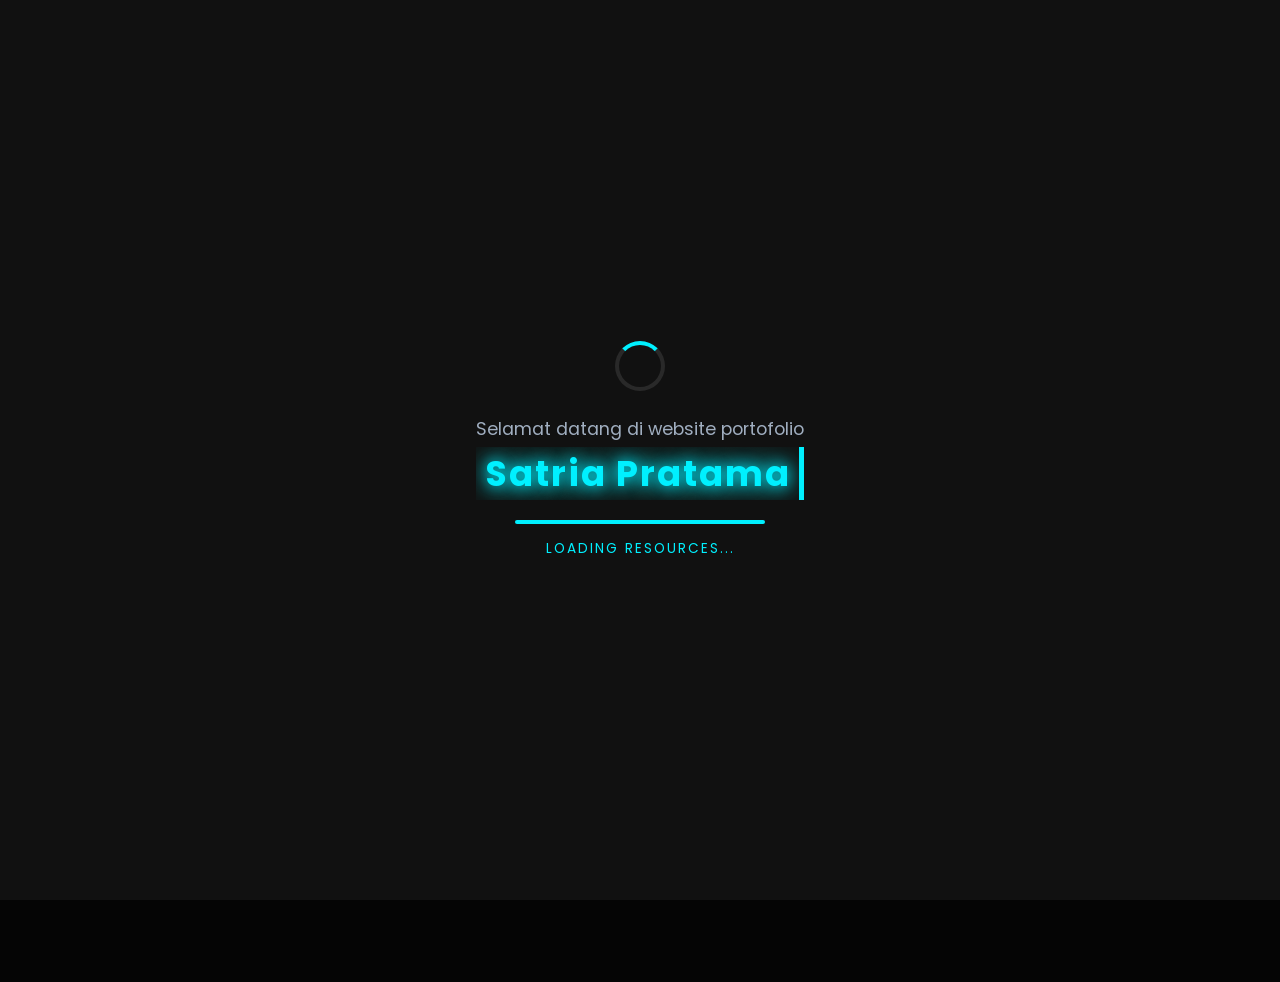
<file: index.html>
<!DOCTYPE html>
<html lang="en" data-theme="dark">

<head>
    <meta charset="UTF-8">
    <meta name="viewport" content="width=device-width, initial-scale=1.0">
    <meta name="description" content="Satria Pratama - Web Developer Portfolio">
    <title>Satria Pratama | Web Developer</title>

    <!-- CSS Links -->
    <link rel="stylesheet" href="css/style.css">
    <link rel="stylesheet" href="css/responsive.css">
    <link rel="stylesheet" href="css/animation.css">

    <!-- FontAwesome for Icons -->
    <link rel="stylesheet" href="https://cdnjs.cloudflare.com/ajax/libs/font-awesome/6.4.0/css/all.min.css">

    <style>
        /* Specific Styles for Index/Hero Page */
        .hero-section {
            position: relative;
            min-height: 100vh;
            display: flex;
            align-items: center;
            justify-content: space-between;
            overflow: hidden;
        }

        /* Abstract Neon Background Elements */
        .neon-circle {
            position: absolute;
            border-radius: 50%;
            filter: blur(80px);
            z-index: -1;
            opacity: 0.5;
        }

        .neon-circle-1 {
            width: 400px;
            height: 400px;
            background: var(--primary-color);
            top: -100px;
            left: -100px;
        }

        .neon-circle-2 {
            width: 300px;
            height: 300px;
            background: var(--secondary-color);
            bottom: 10%;
            right: 5%;
        }

        .hero-content {
            flex: 1;
            max-width: 600px;
            z-index: 1;
        }

        .greeting {
            font-size: 1.2rem;
            color: var(--primary-color);
            font-weight: 500;
            margin-bottom: 10px;
            display: block;
        }

        .name {
            font-size: 4rem;
            font-weight: 700;
            line-height: 1.2;
            margin-bottom: 15px;
            background: linear-gradient(to right, #fff, var(--text-secondary));
            -webkit-background-clip: text;
            background-clip: text;
            -webkit-text-fill-color: transparent;
        }

        [data-theme="light"] .name {
            background: linear-gradient(to right, var(--text-primary), var(--text-secondary));
            -webkit-background-clip: text;
            background-clip: text;
            -webkit-text-fill-color: transparent;
        }

        .profession {
            font-size: 2rem;
            color: var(--text-secondary);
            margin-bottom: 25px;
            display: flex;
            gap: 10px;
        }

        .profession span {
            color: var(--primary-color);
        }

        .description {
            font-size: 1.1rem;
            line-height: 1.6;
            margin-bottom: 40px;
            color: var(--text-secondary);
        }

        .hero-btns {
            display: flex;
            gap: 20px;
        }

        .hero-image {
            flex: 1;
            display: flex;
            justify-content: center;
            align-items: center;
            z-index: 1;
        }

        .hero-card {
            width: 320px;
            height: 400px;
            border-radius: 15px;
            overflow: hidden;
            box-shadow: var(--neon-glow);
            transition: transform 0.5s ease;
            cursor: pointer;
            border: 2px solid var(--primary-color);
        }

        .hero-card:hover {
            transform: translateY(-10px) scale(1.02);
            animation: bling 1.5s infinite alternate;
        }

        .hero-card img {
            width: 100%;
            height: 100%;
            object-fit: cover;
        }

        /* Responsive overrides handled in css/responsive.css */

        /* Structured Loader */
        .loader-container {
            display: flex;
            flex-direction: column;
            align-items: center;
            gap: 15px;
        }

        .loader-ring {
            width: 50px;
            height: 50px;
            border: 4px solid var(--border-color);
            border-top: 4px solid var(--primary-color);
            border-radius: 50%;
            animation: spin 1s linear infinite;
            margin-bottom: 10px;
        }

        .loader-progress {
            width: 250px;
            height: 4px;
            background: var(--border-color);
            border-radius: 2px;
            overflow: hidden;
            position: relative;
        }

        .loader-bar {
            width: 0%;
            height: 100%;
            background: var(--primary-color);
            animation: loadBar 2.5s ease-out forwards;
        }

        @keyframes spin {
            100% {
                transform: rotate(360deg);
            }
        }

        @keyframes loadBar {
            100% {
                width: 100%;
            }
        }

        /* Bling Animation */
        @keyframes bling {
            0% {
                box-shadow: 0 0 10px var(--primary-color), 0 0 20px var(--secondary-color);
                filter: brightness(1);
            }

            50% {
                box-shadow: 0 0 60px var(--primary-color), 0 0 100px #fff;
                filter: brightness(1.3);
                transform: scale(1.05) rotate(2deg);
            }

            100% {
                box-shadow: var(--neon-glow);
                filter: brightness(1);
                transform: scale(1) rotate(0deg);
            }
        }

        .bling-effect {
            animation: bling 0.8s ease-out;
        }

        @keyframes pulse {
            0% {
                opacity: 1;
            }

            50% {
                opacity: 0.5;
            }

            100% {
                opacity: 1;
            }
        }
    </style>
</head>

<body>

    <!-- Welcome Screen -->
    <div id="welcome-screen" class="welcome-screen">
        <div class="loader-container">
            <div class="loader-ring"></div>
            <div style="text-align: center; margin-bottom: 5px;">
                <h3 style="color: var(--text-secondary); font-weight: 400; font-size: 1.1rem; margin-bottom: 5px;"
                    class="fade-in">Selamat datang di website portofolio</h3>
                <h1 class="typing-text neon-text" style="font-size: 2.2rem; margin:0; letter-spacing: 2px;">Satria
                    Pratama</h1>
            </div>
            <div class="loader-progress">
                <div class="loader-bar"></div>
            </div>
            <p
                style="color: var(--primary-color); font-size: 0.85rem; letter-spacing: 2px; text-transform: uppercase; animation: pulse 1.5s infinite;">
                Loading Resources...</p>
        </div>
    </div>

    <!-- Header / Navbar -->
    <header>
        <div class="container nav-container">
            <a href="index.html" class="logo">Satria<span>.</span></a>

            <nav class="nav-links">
                <a href="index.html" class="active">Home</a>
                <a href="profile.html">Profile & Skills</a>
                <a href="experience.html">Experience</a>
                <a href="portfolio.html">Portfolio</a>
                <a href="certificate.html">Certificates</a>
                <a href="contact.html">Contact</a>
            </nav>

            <div style="display: flex; gap: 15px; align-items: center;">
                <button id="theme-toggle" class="theme-toggle" aria-label="Toggle Theme">
                    <span id="theme-icon">&#9728;</span>
                </button>
                <button class="hamburger" aria-label="Menu">
                    <span></span>
                    <span></span>
                    <span></span>
                </button>
            </div>
        </div>
    </header>

    <!-- Main Content -->
    <main>
        <section class="hero-section container">
            <div class="neon-circle neon-circle-1"></div>
            <div class="neon-circle neon-circle-2"></div>

            <div class="hero-content slide-in-left">
                <span class="greeting fade-in" style="transition-delay: 0.2s;">Halo, saya</span>
                <h1 class="name fade-in" style="transition-delay: 0.4s;">Satria Pratama</h1>
                <h2 class="profession fade-in" style="transition-delay: 0.6s;">
                    Seorang <span class="typing-profession">Mahasiswa TI</span>
                </h2>
                <p class="description fade-in" style="transition-delay: 0.8s;">
                    Saya mengembangkan aplikasi web modern, interaktif, dan responsif dengan fokus pada pengalaman
                    pengguna yang nyaman dan desain yang memukau. Mari ciptakan sesuatu yang luar biasa bersama.
                </p>

                <div class="hero-btns fade-in" style="transition-delay: 1s;">
                    <a href="portfolio.html" class="btn btn-primary">Lihat Portofolio</a>
                    <a href="contact.html" class="btn btn-outline">Hubungi Saya</a>
                </div>
            </div>

            <div class="hero-image slide-in-right floating">
                <div class="hero-card glass" onmouseenter="triggerBling(this)" ontouchstart="triggerBling(this)">
                    <!-- Silakan simpan foto yang Anda unggah ke folder assets/images/ dengan nama Pratama.jpg -->
                    <img src="assets/images/Satria.jpg" alt="Satria Pratama"
                        onerror="this.src='https://ui-avatars.com/api/?name=Satria+Pratama&background=random&size=512'">
                </div>
            </div>
        </section>
    </main>

    <!-- Footer -->
    <footer>
        <p>&copy; 2026 Satria Pratama. All rights reserved. Designed with <span>&hearts;</span></p>
    </footer>

    <!-- Scripts -->
    <script src="js/theme.js"></script>
    <script src="js/animation.js"></script>
    <script src="js/script.js"></script>

    <!-- Typing effect for profession -->
    <script>
        document.addEventListener('DOMContentLoaded', () => {
            const profText = "Mahasiswa TI";
            const profElement = document.querySelector('.typing-profession');
            let idx = 0;

            profElement.textContent = "";

            // Start after welcome screen is gone (roughly 3 seconds)
            setTimeout(() => {
                const typingInterval = setInterval(() => {
                    profElement.textContent += profText[idx];
                    idx++;
                    if (idx === profText.length) {
                        clearInterval(typingInterval);
                        // Add a blinking cursor effect
                        profElement.style.borderRight = "2px solid var(--primary-color)";
                        profElement.style.animation = "blink-caret .75s step-end infinite";
                    }
                }, 100);
            }, 3000);
        });

        // Bling Effect Trigger
        function triggerBling(element) {
            // Remove class if it exists to re-trigger animation
            element.classList.remove('bling-effect');
            // Small delay to ensure class is removed before adding
            setTimeout(() => {
                element.classList.add('bling-effect');
            }, 10);
        }
    </script>
</body>

</html>
</file>
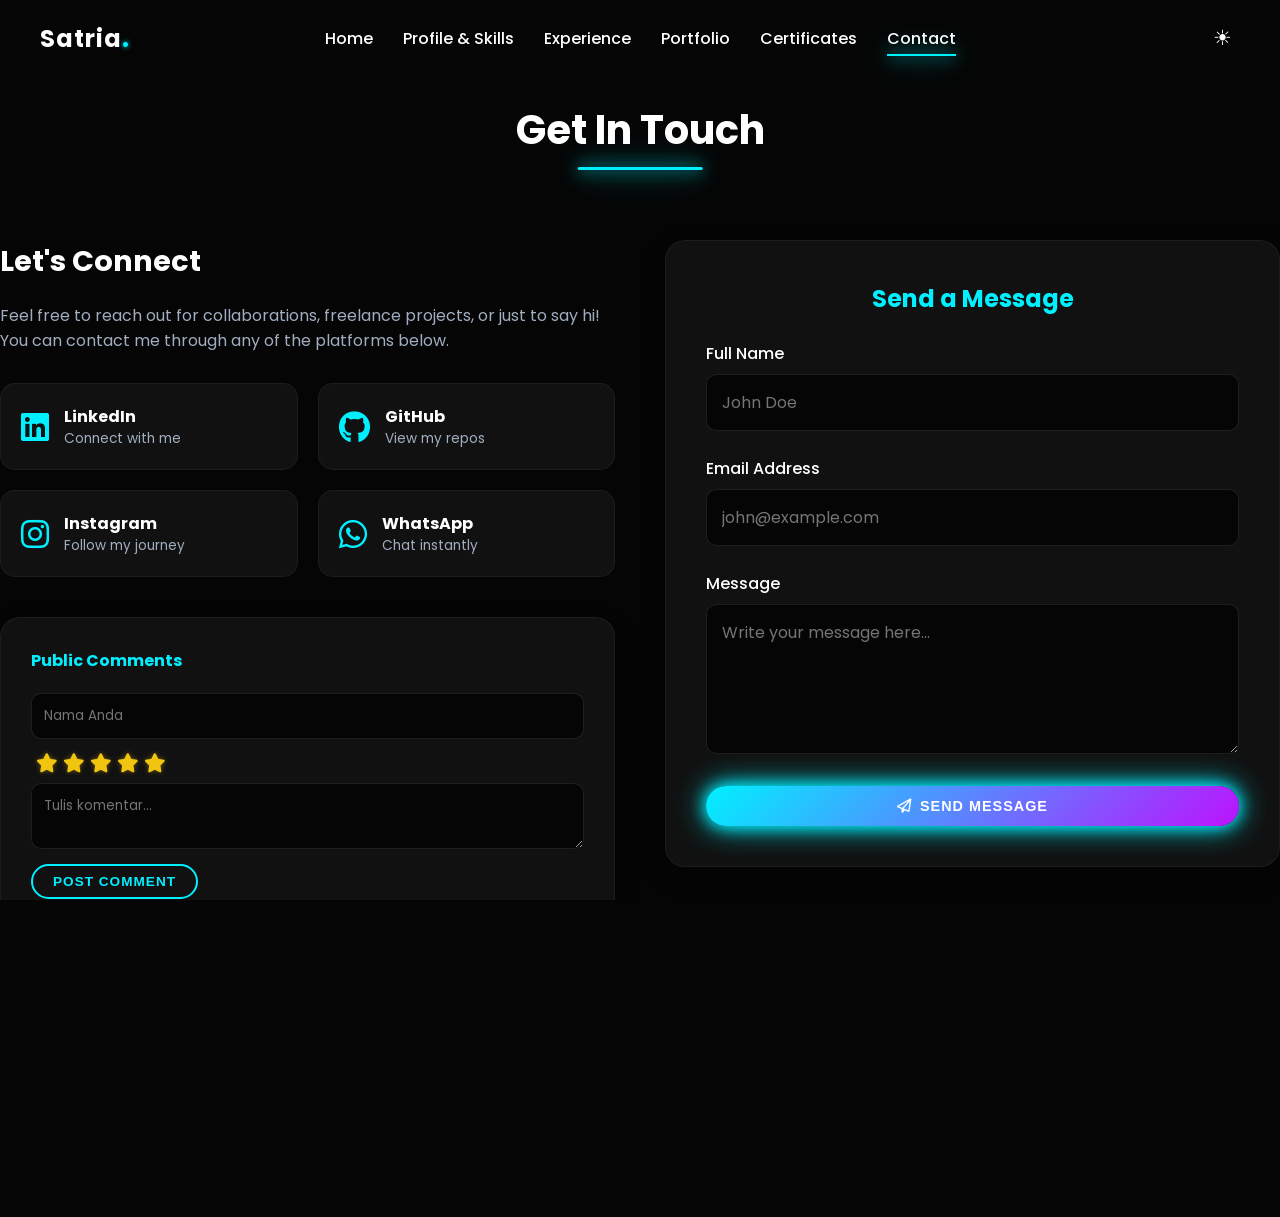
<file: contact.html>
<!DOCTYPE html>
<html lang="en" data-theme="dark">

<head>
    <meta charset="UTF-8">
    <meta name="viewport" content="width=device-width, initial-scale=1.0">
    <meta name="description" content="Satria Pratama - Contact">
    <title>Satria Pratama | Contact</title>

    <link rel="stylesheet" href="css/style.css">
    <link rel="stylesheet" href="css/responsive.css">
    <link rel="stylesheet" href="css/animation.css">
    <link rel="stylesheet" href="https://cdnjs.cloudflare.com/ajax/libs/font-awesome/6.4.0/css/all.min.css">

    <style>
        .contact-container {
            display: flex;
            gap: 50px;
            margin-top: 30px;
        }

        .contact-left,
        .contact-right {
            flex: 1;
        }

        /* Contact Form */
        .contact-form {
            background: var(--bg-surface);
            padding: 40px;
            border-radius: 20px;
            border: var(--glass-border);
            box-shadow: 0 10px 30px rgba(0, 0, 0, 0.1);
        }

        .form-group {
            margin-bottom: 25px;
            position: relative;
        }

        .form-label {
            display: block;
            margin-bottom: 8px;
            color: var(--text-primary);
            font-weight: 500;
        }

        .form-control {
            width: 100%;
            padding: 15px;
            background: var(--bg-color);
            border: 1px solid var(--border-color);
            border-radius: 10px;
            color: var(--text-primary);
            font-family: inherit;
            font-size: 1rem;
            transition: var(--transition);
        }

        .form-control:focus {
            outline: none;
            border-color: var(--primary-color);
            box-shadow: 0 0 10px rgba(0, 240, 255, 0.2);
        }

        textarea.form-control {
            resize: vertical;
            min-height: 150px;
        }

        .error-msg {
            color: #ff4757;
            font-size: 0.85rem;
            position: absolute;
            bottom: -20px;
            left: 0;
            display: none;
        }

        .form-group.error .form-control {
            border-color: #ff4757;
        }

        .form-group.error .error-msg {
            display: block;
        }

        /* Social Media Cards */
        .social-cards {
            display: grid;
            grid-template-columns: repeat(2, 1fr);
            gap: 20px;
            margin-bottom: 40px;
        }

        .social-card {
            display: flex;
            align-items: center;
            gap: 15px;
            padding: 20px;
            border-radius: 15px;
            background: var(--bg-surface);
            border: var(--glass-border);
            text-decoration: none;
            color: var(--text-primary);
            transition: var(--transition);
            overflow: hidden;
            position: relative;
        }

        .social-card::before {
            content: '';
            position: absolute;
            top: 0;
            left: 0;
            width: 5px;
            height: 100%;
            background: var(--primary-color);
            transition: var(--transition);
            transform: scaleY(0);
            transform-origin: bottom;
        }

        .social-card:hover {
            transform: translateY(-5px);
            box-shadow: var(--neon-glow);
        }

        .social-card:hover::before {
            transform: scaleY(1);
        }

        .social-card i {
            font-size: 2rem;
            color: var(--primary-color);
            transition: var(--transition);
        }

        .social-card:hover i {
            transform: scale(1.2);
        }

        /* Comments Section */
        .comments-section {
            margin-top: 30px;
            background: var(--bg-surface);
            padding: 30px;
            border-radius: 20px;
            border: var(--glass-border);
            box-shadow: 0 10px 30px rgba(0, 0, 0, 0.1);
        }

        .comment-form-inline {
            display: flex;
            flex-direction: column;
            gap: 15px;
            margin-top: 20px;
            margin-bottom: 20px;
        }

        .comment-input,
        .comment-textarea {
            width: 100%;
            padding: 12px;
            background: var(--bg-color);
            border: 1px solid var(--border-color);
            border-radius: 10px;
            color: var(--text-primary);
            font-family: inherit;
        }

        .comment-input:focus,
        .comment-textarea:focus {
            outline: none;
            border-color: var(--primary-color);
            box-shadow: 0 0 10px rgba(0, 240, 255, 0.2);
        }

        .comment-list {
            display: flex;
            flex-direction: column;
            gap: 15px;
            max-height: 300px;
            overflow-y: auto;
            padding-right: 5px;
        }

        /* Custom Scrollbar for comments */
        .comment-list::-webkit-scrollbar {
            width: 5px;
        }

        .comment-list::-webkit-scrollbar-track {
            background: var(--bg-color);
        }

        .comment-list::-webkit-scrollbar-thumb {
            background: var(--primary-color);
            border-radius: 5px;
        }

        /* Star Rating */
        .rating-input {
            display: flex;
            gap: 5px;
            color: var(--text-secondary);
            cursor: pointer;
            font-size: 1.2rem;
            margin-bottom: -5px;
            padding-left: 5px;
        }

        .rating-input i {
            transition: color 0.2s, transform 0.2s;
        }

        .rating-input i.active {
            color: #f1c40f;
            text-shadow: 0 0 5px rgba(241, 196, 15, 0.4);
        }

        .rating-input i:hover {
            transform: scale(1.2);
        }

        .comment-rating {
            color: #f1c40f;
            font-size: 0.85rem;
            margin-bottom: 5px;
        }


        .comment-card {
            background: var(--bg-color);
            padding: 15px;
            border-radius: 10px;
            border-left: 3px solid var(--primary-color);
        }

        .comment-author {
            font-weight: 600;
            color: var(--primary-color);
            margin-bottom: 5px;
            font-size: 0.95rem;
        }

        .comment-text {
            color: var(--text-secondary);
            font-size: 0.9rem;
        }

    </style>
</head>

<body>

    <!-- Header / Navbar -->
    <header>
        <div class="container nav-container">
            <a href="index.html" class="logo">Satria<span>.</span></a>

            <nav class="nav-links">
                <a href="index.html">Home</a>
                <a href="profile.html">Profile & Skills</a>
                <a href="experience.html">Experience</a>
                <a href="portfolio.html">Portfolio</a>
                <a href="certificate.html">Certificates</a>
                <a href="contact.html" class="active">Contact</a>
            </nav>

            <div style="display: flex; gap: 15px; align-items: center;">
                <button id="theme-toggle" class="theme-toggle" aria-label="Toggle Theme">
                    <span id="theme-icon">&#9728;</span>
                </button>
                <button class="hamburger" aria-label="Menu">
                    <span></span>
                    <span></span>
                    <span></span>
                </button>
            </div>
        </div>
    </header>

    <!-- Main Content -->
    <main>
        <section class="section container">
            <h2 class="section-title fade-in">Get In Touch</h2>

            <div class="contact-container">

                <div class="contact-left slide-in-left">
                    <h3 style="margin-bottom: 20px; font-size: 1.8rem;">Let's Connect</h3>
                    <p style="color: var(--text-secondary); margin-bottom: 30px;">
                        Feel free to reach out for collaborations, freelance projects, or just to say hi! You can
                        contact me through any of the platforms below.
                    </p>

                    <div class="social-cards">
                        <a href="https://www.linkedin.com/in/ssatria-pratama-8836b6352" target="_blank"
                            class="social-card">
                            <i class="fa-brands fa-linkedin"></i>
                            <div>
                                <h4>LinkedIn</h4>
                                <p style="font-size: 0.85rem; color: var(--text-secondary);">Connect with me</p>
                            </div>
                        </a>
                        <a href="https://github.com/ssatriapratama" target="_blank" class="social-card">
                            <i class="fa-brands fa-github"></i>
                            <div>
                                <h4>GitHub</h4>
                                <p style="font-size: 0.85rem; color: var(--text-secondary);">View my repos</p>
                            </div>
                        </a>
                        <a href="https://instagram.com/ssatria.999" target="_blank" class="social-card">
                            <i class="fa-brands fa-instagram"></i>
                            <div>
                                <h4>Instagram</h4>
                                <p style="font-size: 0.85rem; color: var(--text-secondary);">Follow my journey</p>
                            </div>
                        </a>
                        <a href="https://wa.me/628992517700" target="_blank" class="social-card">
                            <i class="fa-brands fa-whatsapp"></i>
                            <div>
                                <h4>WhatsApp</h4>
                                <p style="font-size: 0.85rem; color: var(--text-secondary);">Chat instantly</p>
                            </div>
                        </a>
                    </div>

                    <div class="comments-section fade-in">
                        <h4 style="color: var(--primary-color); margin-bottom: 10px;">Public Comments</h4>

                        <form class="comment-form-inline" id="contact-comment-form">
                            <input type="text" class="comment-input" placeholder="Nama Anda" required
                                id="contact-comment-name">
                                
                            <div class="rating-input" id="star-rating">
                                <i class="fa-solid fa-star" data-rating="1"></i>
                                <i class="fa-solid fa-star" data-rating="2"></i>
                                <i class="fa-solid fa-star" data-rating="3"></i>
                                <i class="fa-solid fa-star" data-rating="4"></i>
                                <i class="fa-solid fa-star" data-rating="5"></i>
                            </div>
                            <input type="hidden" id="contact-comment-rating" value="5">

                            <textarea class="comment-textarea" rows="2" placeholder="Tulis komentar..." required
                                id="contact-comment-text"></textarea>
                            <button type="submit" class="btn btn-outline"
                                style="align-self: flex-start; padding: 8px 20px; font-size: 0.85rem;">Post
                                Comment</button>
                        </form>

                        <div class="comment-list" id="contact-comment-list">
                            <div class="comment-card">
                                <div class="comment-author">Ahmad Reza</div>
                                <div class="comment-rating">
                                    <i class="fa-solid fa-star"></i>
                                    <i class="fa-solid fa-star"></i>
                                    <i class="fa-solid fa-star"></i>
                                    <i class="fa-solid fa-star"></i>
                                    <i class="fa-solid fa-star"></i>
                                </div>
                                <div class="comment-text">Desain websitenya sangat modern! Saya suka efek
                                    glassmorphismnya.</div>
                            </div>
                        </div>
                    </div>
                </div>

                <div class="contact-right slide-in-right">
                    <form id="contact-form" class="contact-form glass">
                        <h3
                            style="margin-bottom: 25px; font-size: 1.5rem; text-align: center; color: var(--primary-color);">
                            Send a Message</h3>

                        <div class="form-group" id="name-group">
                            <label for="name" class="form-label">Full Name</label>
                            <input type="text" id="name" class="form-control" placeholder="John Doe">
                            <span class="error-msg">Name is required</span>
                        </div>

                        <div class="form-group" id="email-group">
                            <label for="email" class="form-label">Email Address</label>
                            <input type="email" id="email" class="form-control" placeholder="john@example.com">
                            <span class="error-msg">Valid email is required</span>
                        </div>

                        <div class="form-group" id="message-group">
                            <label for="message" class="form-label">Message</label>
                            <textarea id="message" class="form-control"
                                placeholder="Write your message here..."></textarea>
                            <span class="error-msg">Message cannot be empty</span>
                        </div>

                        <button type="submit" class="btn btn-primary" style="width: 100%;">
                            <i class="fa-regular fa-paper-plane" style="margin-right: 8px;"></i> Send Message
                        </button>
                    </form>
                </div>

            </div>
        </section>
    </main>

    <!-- Footer -->
    <footer>
        <p>&copy; 2026 Satria Pratama. All rights reserved. Designed with <span>&hearts;</span></p>
    </footer>

    <!-- Back to Top -->
    <a href="#" id="back-to-top" class="back-to-top" aria-label="Back to Top">
        <i class="fa-solid fa-arrow-up"></i>
    </a>

    <!-- Scripts -->
    <script src="js/theme.js"></script>
    <script src="js/animation.js"></script>
    <script src="js/script.js"></script>

    <script>
        // Form Validation Logic
        document.addEventListener('DOMContentLoaded', () => {
            const form = document.getElementById('contact-form');
            const nameInput = document.getElementById('name');
            const emailInput = document.getElementById('email');
            const msgInput = document.getElementById('message');

            form.addEventListener('submit', (e) => {
                e.preventDefault();

                let isValid = true;

                // Validate Name
                if (nameInput.value.trim() === '') {
                    document.getElementById('name-group').classList.add('error');
                    isValid = false;
                } else {
                    document.getElementById('name-group').classList.remove('error');
                }

                // Validate Email
                const emailPattern = /^[^ ]+@[^ ]+\.[a-z]{2,3}$/;
                if (!emailInput.value.match(emailPattern)) {
                    document.getElementById('email-group').classList.add('error');
                    isValid = false;
                } else {
                    document.getElementById('email-group').classList.remove('error');
                }

                // Validate Message
                if (msgInput.value.trim() === '') {
                    document.getElementById('message-group').classList.add('error');
                    isValid = false;
                } else {
                    document.getElementById('message-group').classList.remove('error');
                }

                if (isValid) {
                    // Simulate form submission
                    const btn = form.querySelector('button');
                    const originalText = btn.innerHTML;
                    btn.innerHTML = '<i class="fa-solid fa-spinner fa-spin"></i> Sending...';

                    setTimeout(() => {
                        btn.innerHTML = '<i class="fa-solid fa-check"></i> Sent Successfully!';
                        btn.classList.remove('btn-primary');
                        btn.style.background = '#2ecc71';
                        btn.style.boxShadow = '0 0 15px #2ecc71';

                        form.reset();

                        setTimeout(() => {
                            btn.innerHTML = originalText;
                            btn.classList.add('btn-primary');
                            btn.style.background = '';
                            btn.style.boxShadow = '';
                        }, 3000);
                    }, 1500);
                }
            });

            // Star Rating Logic
            const starContainer = document.getElementById('star-rating');
            let currentRating = 5;

            if (starContainer) {
                const stars = starContainer.querySelectorAll('i');

                // Initialize stars
                updateStars(currentRating);

                stars.forEach(star => {
                    star.addEventListener('click', () => {
                        currentRating = parseInt(star.getAttribute('data-rating'));
                        document.getElementById('contact-comment-rating').value = currentRating;
                        updateStars(currentRating);
                    });

                    star.addEventListener('mouseenter', () => {
                        updateStars(parseInt(star.getAttribute('data-rating')));
                    });
                });

                starContainer.addEventListener('mouseleave', () => {
                    updateStars(currentRating);
                });

                function updateStars(rating) {
                    stars.forEach(s => {
                        if (parseInt(s.getAttribute('data-rating')) <= rating) {
                            s.classList.add('active');
                        } else {
                            s.classList.remove('active');
                        }
                    });
                }
            }

            // Comment Submission Logic
            const commentForm = document.getElementById('contact-comment-form');
            const commentList = document.getElementById('contact-comment-list');

            if (commentForm) {
                commentForm.addEventListener('submit', (e) => {
                    e.preventDefault();

                    const name = document.getElementById('contact-comment-name').value;
                    const text = document.getElementById('contact-comment-text').value;
                    const rating = document.getElementById('contact-comment-rating').value;

                    // Generate stars HTML
                    let starsHtml = '';
                    for (let i = 0; i < 5; i++) {
                        if (i < rating) {
                            starsHtml += '<i class="fa-solid fa-star"></i>';
                        } else {
                            starsHtml += '<i class="fa-regular fa-star" style="color: var(--text-secondary);"></i>';
                        }
                    }

                    // Create new comment card
                    const newComment = document.createElement('div');
                    newComment.className = 'comment-card fade-in';
                    newComment.innerHTML = `
                        <div class="comment-author">${name}</div>
                        <div class="comment-rating">${starsHtml}</div>
                        <div class="comment-text">${text}</div>
                    `;

                    // Add to list
                    commentList.prepend(newComment);

                    // Reset form and rating
                    commentForm.reset();
                    currentRating = 5;
                    document.getElementById('contact-comment-rating').value = 5;
                    if (typeof updateStars === 'function') updateStars(5);

                    // Trigger fade in
                    setTimeout(() => newComment.classList.add('appear'), 50);
                });
            }
        });
    </script>
</body>

</html>
</file>
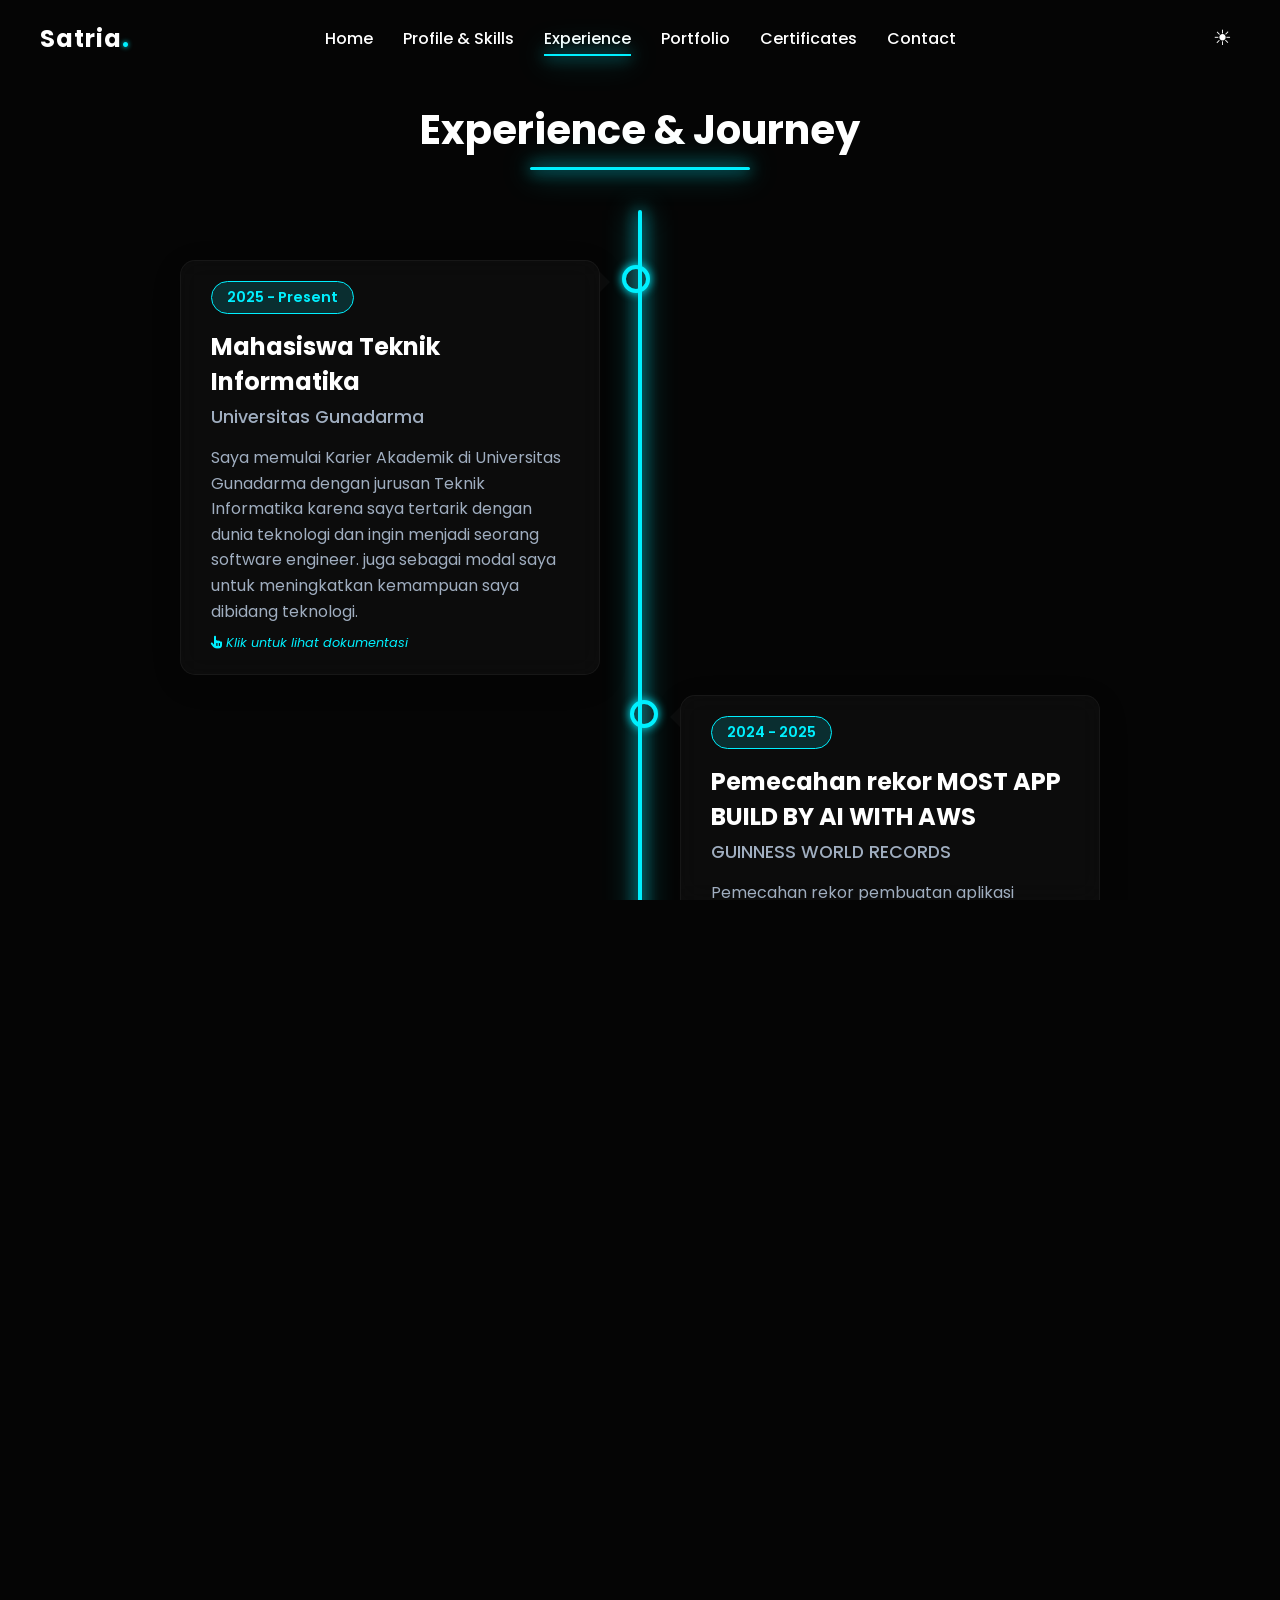
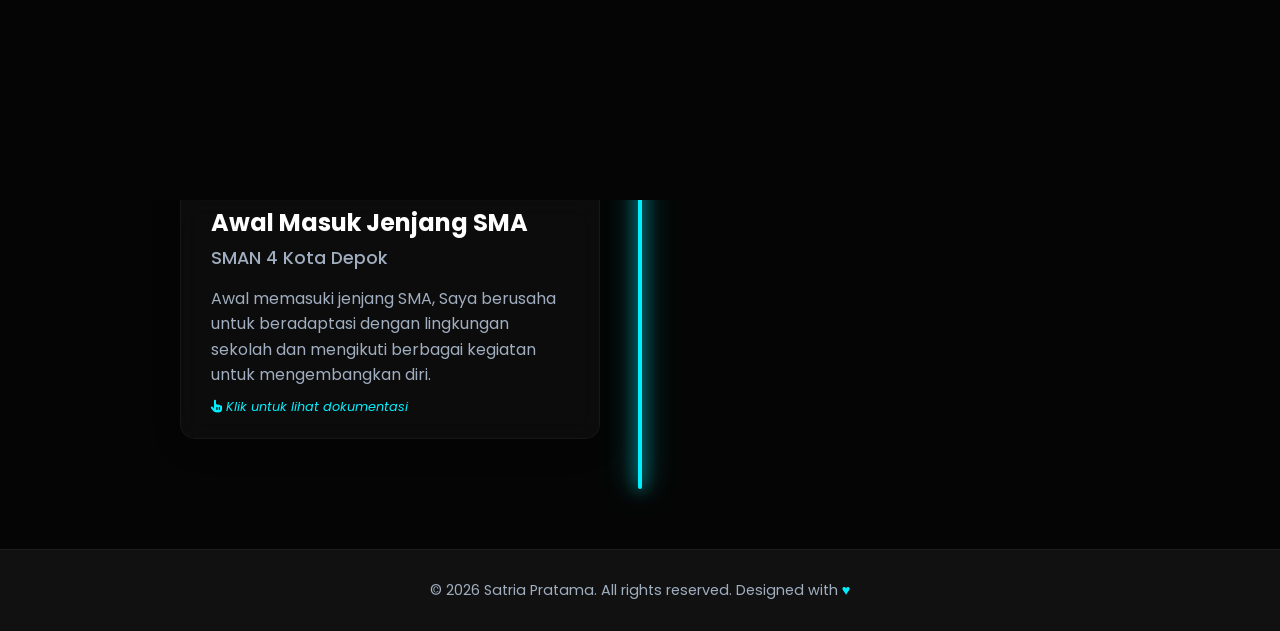
<file: experience.html>
<!DOCTYPE html>
<html lang="en" data-theme="dark">

<head>
    <meta charset="UTF-8">
    <meta name="viewport" content="width=device-width, initial-scale=1.0">
    <meta name="description" content="Satria Pratama - Experience">
    <title>Satria Pratama | Experience</title>

    <link rel="stylesheet" href="css/style.css">
    <link rel="stylesheet" href="css/responsive.css">
    <link rel="stylesheet" href="css/animation.css">
    <link rel="stylesheet" href="https://cdnjs.cloudflare.com/ajax/libs/font-awesome/6.4.0/css/all.min.css">

    <style>
        .timeline {
            position: relative;
            max-width: 1000px;
            margin: 0 auto;
            padding: 40px 0;
        }

        /* The vertical line */
        .timeline::after {
            content: '';
            position: absolute;
            width: 4px;
            background-color: var(--primary-color);
            top: 0;
            bottom: 0;
            left: 50%;
            margin-left: -2px;
            box-shadow: var(--neon-glow);
            border-radius: 2px;
        }

        .timeline-item {
            padding: 10px 40px;
            position: relative;
            background-color: inherit;
            width: 50%;
            opacity: 0;
            transform: translateY(50px);
            transition: all 0.8s ease;
        }

        .timeline-item.appear {
            opacity: 1;
            transform: translateY(0);
        }

        /* The circles on the timeline */
        .timeline-item::after {
            content: '';
            position: absolute;
            width: 20px;
            height: 20px;
            right: -10px;
            background-color: var(--bg-surface);
            border: 4px solid var(--primary-color);
            top: 15px;
            border-radius: 50%;
            z-index: 1;
            box-shadow: 0 0 10px var(--primary-color);
        }

        /* Left Side */
        .left {
            left: 0;
        }

        /* Right Side */
        .right {
            left: 50%;
        }

        .left::before {
            content: " ";
            height: 0;
            position: absolute;
            top: 22px;
            width: 0;
            z-index: 1;
            right: 30px;
            border: medium solid var(--bg-glass);
            border-width: 10px 0 10px 10px;
            border-color: transparent transparent transparent var(--bg-glass);
        }

        .right::before {
            content: " ";
            height: 0;
            position: absolute;
            top: 22px;
            width: 0;
            z-index: 1;
            left: 30px;
            border: medium solid var(--bg-glass);
            border-width: 10px 10px 10px 0;
            border-color: transparent var(--bg-glass) transparent transparent;
        }

        .right::after {
            left: -10px;
        }

        .timeline-content {
            padding: 20px 30px;
            position: relative;
            border-radius: 15px;
            transition: var(--transition);
        }

        .timeline-content:hover {
            transform: translateY(-5px);
            box-shadow: var(--neon-glow);
            border-color: var(--primary-color);
        }

        .timeline-date {
            display: inline-block;
            padding: 5px 15px;
            background: color-mix(in srgb, var(--primary-color) 15%, transparent);
            color: var(--primary-color);
            border-radius: 20px;
            font-size: 0.9rem;
            font-weight: 600;
            margin-bottom: 15px;
            border: 1px solid var(--primary-color);
        }

        .timeline-content h3 {
            font-size: 1.5rem;
            margin-bottom: 5px;
            color: var(--text-primary);
        }

        .timeline-content h4 {
            font-size: 1.1rem;
            margin-bottom: 15px;
            color: var(--text-secondary);
            font-weight: 500;
        }

        .timeline-content p {
            line-height: 1.6;
            color: var(--text-secondary);
        }

        /* Expanding Details */
        .timeline-content.clickable {
            cursor: pointer;
        }

        .experience-details {
            display: none;
            margin-top: 20px;
            padding-top: 15px;
            border-top: 1px solid var(--border-color);
            animation: fadeIn 0.5s ease;
        }

        .experience-details.active {
            display: block;
        }

        .experience-img {
            width: 100%;
            border-radius: 10px;
            margin-bottom: 15px;
            border: 1px solid var(--border-color);
        }

        .click-hint {
            font-size: 0.8rem;
            color: var(--primary-color);
            margin-top: 10px;
            display: inline-block;
            font-style: italic;
        }

    </style>
</head>

<body>

    <!-- Header / Navbar -->
    <header>
        <div class="container nav-container">
            <a href="index.html" class="logo">Satria<span>.</span></a>

            <nav class="nav-links">
                <a href="index.html">Home</a>
                <a href="profile.html">Profile & Skills</a>
                <a href="experience.html" class="active">Experience</a>
                <a href="portfolio.html">Portfolio</a>
                <a href="certificate.html">Certificates</a>
                <a href="contact.html">Contact</a>
            </nav>

            <div style="display: flex; gap: 15px; align-items: center;">
                <button id="theme-toggle" class="theme-toggle" aria-label="Toggle Theme">
                    <span id="theme-icon">&#9728;</span>
                </button>
                <button class="hamburger" aria-label="Menu">
                    <span></span>
                    <span></span>
                    <span></span>
                </button>
            </div>
        </div>
    </header>

    <!-- Main Content -->
    <main>
        <section class="section container">
            <h2 class="section-title fade-in">Experience & Journey</h2>

            <div class="timeline">

                <!-- Item 1 -->
                <div class="timeline-item left fade-in">
                    <div class="timeline-content glass clickable" onclick="toggleDetails(this)">
                        <span class="timeline-date">2025 - Present</span>
                        <h3>Mahasiswa Teknik Informatika</h3>
                        <h4>Universitas Gunadarma</h4>
                        <p>Saya memulai Karier Akademik di Universitas Gunadarma dengan jurusan Teknik Informatika
                            karena saya tertarik dengan dunia teknologi dan ingin menjadi seorang software engineer.
                            juga sebagai modal saya untuk meningkatkan kemampuan saya dibidang teknologi.</p>
                        <span class="click-hint"><i class="fa-solid fa-hand-pointer"></i> Klik untuk lihat
                            dokumentasi</span>

                        <div class="experience-details">
                            <img src="assets/images/gundar.jpg" alt="Dokumentasi Kerja" class="experience-img">
                            <p style="font-size: 0.9rem;"><strong>Dokumentasi:</strong> Ketika Saya menjadi mahasiswa
                                universitas
                                Gunadarma.</p>
                        </div>
                    </div>
                </div>

                <!-- Item 2 -->
                <div class="timeline-item right fade-in">
                    <div class="timeline-content glass clickable" onclick="toggleDetails(this)">
                        <span class="timeline-date">2024 - 2025</span>
                        <h3>Pemecahan rekor MOST APP BUILD BY AI WITH AWS</h3>
                        <h4>GUINNESS WORLD RECORDS</h4>
                        <p>Pemecahan rekor pembuatan aplikasi terbanyak dengan AI terbanyak dalam waktu 24 jam, yang
                            diikuti oleh Siswa SMAN 4 Kota Depok.</p>
                        <span class="click-hint"><i class="fa-solid fa-hand-pointer"></i> Klik untuk lihat
                            dokumentasi</span>

                        <div class="experience-details">
                            <img src="assets/images/AWS.jpg" alt="Dokumentasi Kerja" class="experience-img">
                            <p style="font-size: 0.9rem;"><strong>Dokumentasi:</strong>ketika mendesain UI/UX dan
                                menyiapkan untuk membuat projek.
                            </p>
                        </div>
                    </div>
                </div>

                <!-- Item 3 -->
                <div class="timeline-item left fade-in">
                    <div class="timeline-content glass clickable" onclick="toggleDetails(this)">
                        <span class="timeline-date">2023 - 2024</span>
                        <h3>Event Organizer</h3>
                        <h4>Kompetisi Lomba Hadroh Wasilah Babakan 2024</h4>
                        <p>Bertanggung jawab penuh dalam menyukseskan acara kompetisi lomba hadroh yang diselenggarakan
                            oleh Wasilah Babakan. </p>
                        <span class="click-hint"><i class="fa-solid fa-hand-pointer"></i> Klik untuk lihat
                            dokumentasi</span>

                        <div class="experience-details">
                            <img src="assets/images/wasilah.jpg" alt="Dokumentasi Kerja" class="experience-img">
                            <p style="font-size: 0.9rem;"><strong>Dokumentasi:</strong> Ketika Acara telah sukses
                                diadakan sampai akhir acara.</p>
                        </div>
                    </div>
                </div>

                <!-- Item 4 -->
                <div class="timeline-item right fade-in">
                    <div class="timeline-content glass clickable" onclick="toggleDetails(this)">
                        <span class="timeline-date">2022 - 2025</span>
                        <h3>Ketua Penyelenggara Acara Karang Taruna </h3>
                        <h4>Kawasan Rt 07/Rw 03</h4>
                        <p>Bertanggung jawab penuh dalam menyukseskan acara yang diadakan Karang Taruna. </p>
                        <span class="click-hint"><i class="fa-solid fa-hand-pointer"></i> Klik untuk lihat
                            dokumentasi</span>

                        <div class="experience-details">
                            <img src="assets/images/Katar.jpg" alt="Dokumentasi Kerja" class="experience-img">
                            <p style="font-size: 0.9rem;"><strong>Dokumentasi:</strong> Ketika acara Sukses Berjalan
                                Sampai Hari H.</p>
                        </div>
                    </div>
                </div>

                <!-- Item 5 -->
                <div class="timeline-item left fade-in">
                    <div class="timeline-content glass clickable" onclick="toggleDetails(this)">
                        <span class="timeline-date">2023</span>
                        <h3>Awal Masuk Jenjang SMA</h3>
                        <h4>SMAN 4 Kota Depok</h4>
                        <p>Awal memasuki jenjang SMA, Saya berusaha untuk beradaptasi dengan lingkungan sekolah dan
                            mengikuti berbagai kegiatan untuk mengembangkan diri.</p>
                        <span class="click-hint"><i class="fa-solid fa-hand-pointer"></i> Klik untuk lihat
                            dokumentasi</span>

                        <div class="experience-details">
                            <img src="assets/images/10.jpg" alt="Dokumentasi Kerja" class="experience-img">
                            <p style="font-size: 0.9rem;"><strong>Dokumentasi:</strong> Foto Dokumentasi Saat Saya Kelas
                                10.</p>
                        </div>
                    </div>
                </div>

            </div>
        </section>
    </main>

    <!-- Footer -->
    <footer>
        <p>&copy; 2026 Satria Pratama. All rights reserved. Designed with <span>&hearts;</span></p>
    </footer>

    <!-- Back to Top -->
    <a href="#" id="back-to-top" class="back-to-top" aria-label="Back to Top">
        <i class="fa-solid fa-arrow-up"></i>
    </a>

    <!-- Scripts -->
    <script src="js/theme.js"></script>
    <script src="js/animation.js"></script>
    <script src="js/script.js"></script>

    <script>
        // Toggle Experience Details
        function toggleDetails(element) {
            const details = element.querySelector('.experience-details');
            const hint = element.querySelector('.click-hint');

            if (details.classList.contains('active')) {
                details.classList.remove('active');
                hint.innerHTML = '<i class="fa-solid fa-hand-pointer"></i> Klik untuk lihat dokumentasi';
            } else {
                details.classList.add('active');
                hint.innerHTML = '<i class="fa-solid fa-chevron-up"></i> Tutup dokumentasi';
            }
        }
    </script>
</body>

</html>
</file>
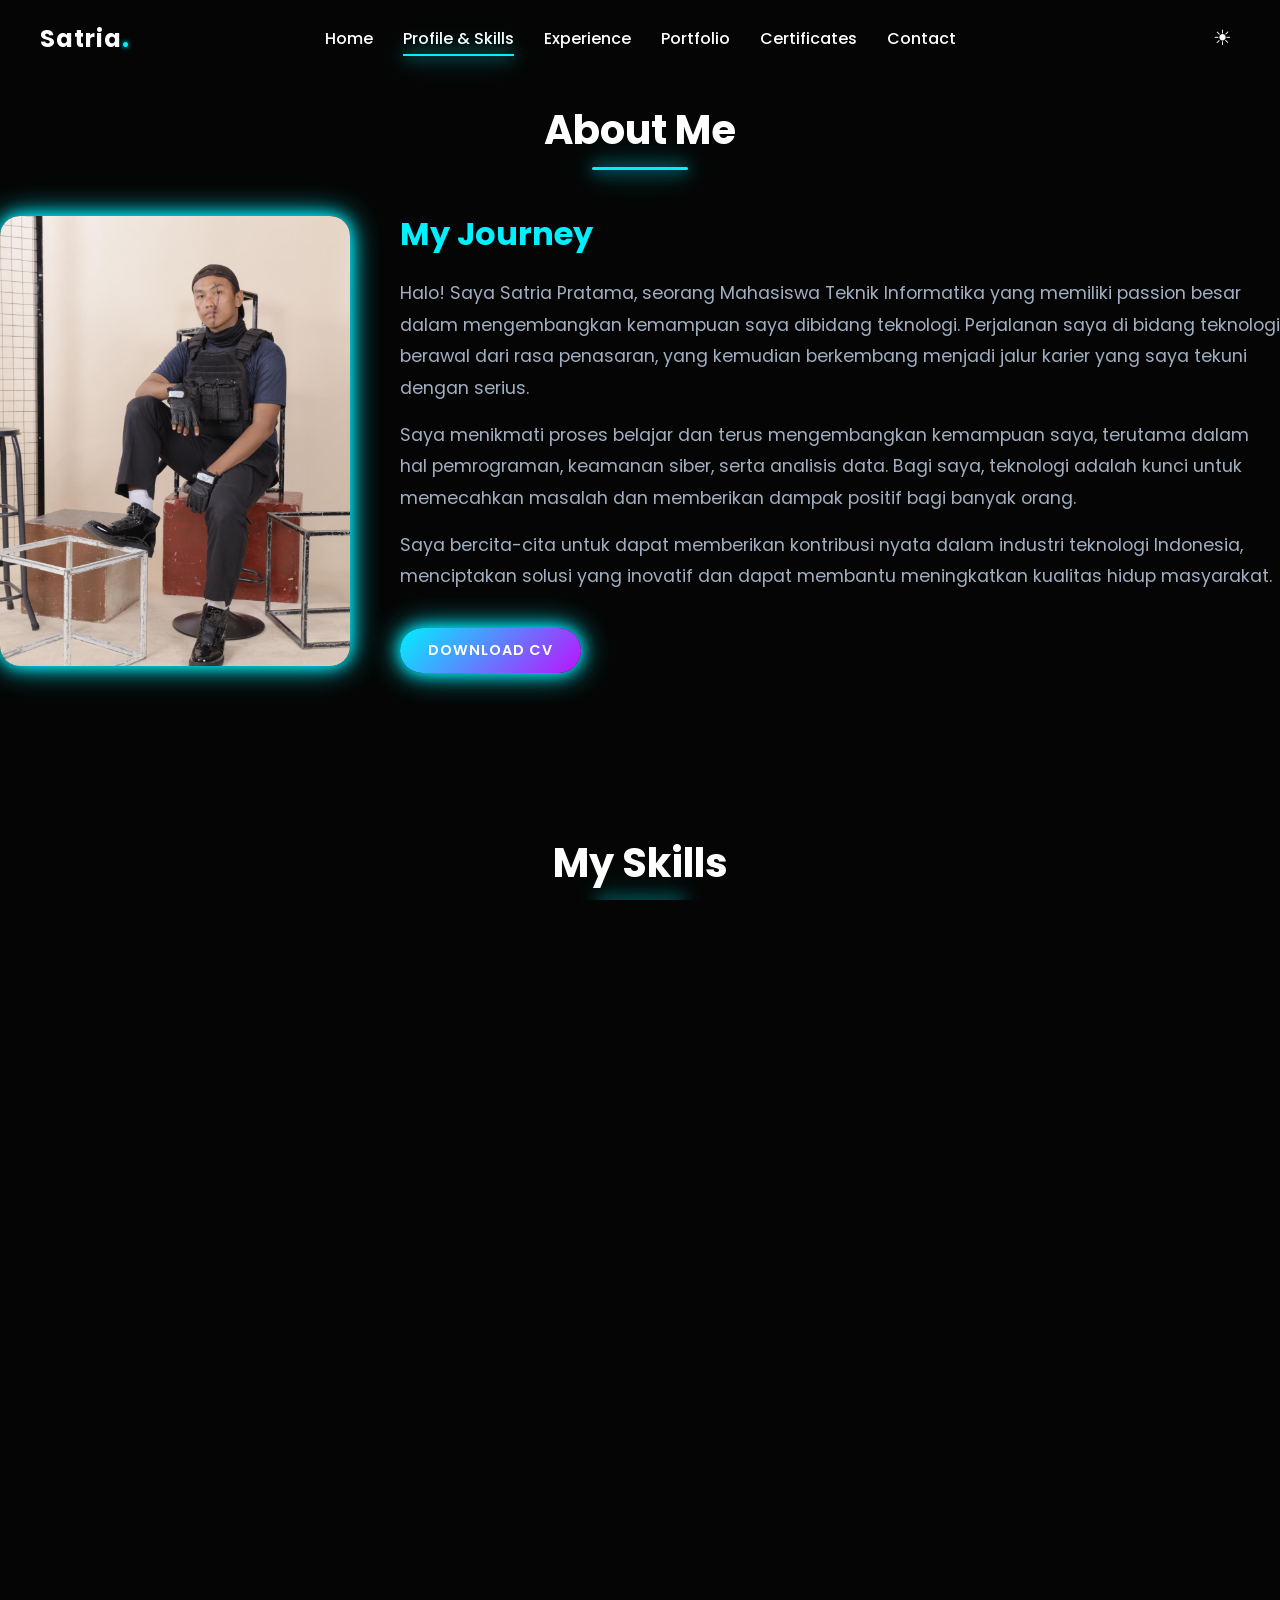
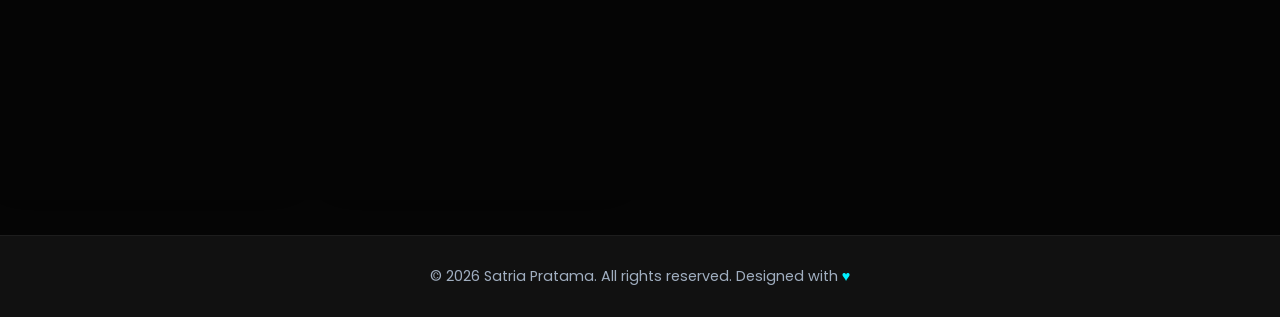
<file: profile.html>
<!DOCTYPE html>
<html lang="en" data-theme="dark">

<head>
    <meta charset="UTF-8">
    <meta name="viewport" content="width=device-width, initial-scale=1.0">
    <meta name="description" content="Satria Pratama - Profile & Skills">
    <title>Satria Pratama | Profile</title>

    <link rel="stylesheet" href="css/style.css">
    <link rel="stylesheet" href="css/responsive.css">
    <link rel="stylesheet" href="css/animation.css">
    <link rel="stylesheet" href="https://cdnjs.cloudflare.com/ajax/libs/font-awesome/6.4.0/css/all.min.css">

    <style>
        .profile-container {
            display: flex;
            gap: 50px;
            align-items: center;
            margin-bottom: 80px;
        }

        /* 3D Flip Card */
        .flip-card {
            background-color: transparent;
            width: 350px;
            height: 450px;
            perspective: 1000px;
            flex-shrink: 0;
        }

        .flip-card-inner {
            position: relative;
            width: 100%;
            height: 100%;
            text-align: center;
            transition: transform 0.8s;
            transform-style: preserve-3d;
            cursor: pointer;
            box-shadow: 0 4px 8px 0 rgba(0, 0, 0, 0.2);
            border-radius: 20px;
        }

        .flip-card:hover .flip-card-inner {
            transform: rotateY(180deg);
        }

        .flip-card-front,
        .flip-card-back {
            position: absolute;
            width: 100%;
            height: 100%;
            -webkit-backface-visibility: hidden;
            /* Safari */
            backface-visibility: hidden;
            border-radius: 20px;
            overflow: hidden;
        }

        .flip-card-front {
            background-color: var(--bg-surface);
            color: black;
            box-shadow: var(--neon-glow);
        }

        .flip-card-front img {
            width: 100%;
            height: 100%;
            object-fit: cover;
        }

        .flip-card-back {
            background: linear-gradient(135deg, var(--bg-surface), var(--primary-color));
            color: var(--text-primary);
            transform: rotateY(180deg);
            display: flex;
            flex-direction: column;
            justify-content: center;
            align-items: center;
            padding: 30px;
            border: 2px solid var(--primary-color);
        }

        .flip-card-back h3 {
            font-size: 1.8rem;
            margin-bottom: 15px;
        }

        .flip-card-back p {
            font-size: 1.1rem;
            font-style: italic;
        }

        /* About Text */
        .about-content {
            flex: 1;
        }

        .about-content h2 {
            font-size: 2rem;
            margin-bottom: 20px;
            color: var(--primary-color);
        }

        .about-content p {
            font-size: 1.1rem;
            line-height: 1.8;
            color: var(--text-secondary);
            margin-bottom: 15px;
        }

        /* Skills Section */
        .skills-grid {
            display: grid;
            grid-template-columns: repeat(auto-fill, minmax(280px, 1fr));
            gap: 30px;
        }

        .skill-card {
            padding: 30px;
            text-align: center;
            transition: var(--transition);
        }

        .skill-card:hover {
            transform: translateY(-10px);
            box-shadow: var(--neon-glow);
        }

        .skill-icon {
            font-size: 3rem;
            color: var(--primary-color);
            margin-bottom: 15px;
        }

        .skill-title {
            font-size: 1.2rem;
            font-weight: 600;
            margin-bottom: 15px;
        }

        /* Biodata Styles */
        .biodata-list {
            text-align: left;
            width: 100%;
            margin-top: 10px;
            font-size: 0.95rem;
        }

        .bio-item {
            margin-bottom: 8px;
            border-bottom: 1px solid var(--border-color);
            padding-bottom: 5px;
        }

        .bio-item span {
            color: var(--primary-color);
            font-weight: 600;
            display: inline-block;
            width: 70px;
        }

        /* Skill Filters */
        .skill-filters {
            display: flex;
            justify-content: center;
            flex-wrap: wrap;
            gap: 10px;
            margin-bottom: 30px;
        }

        .skill-filter-btn {
            background: transparent;
            border: 2px solid var(--primary-color);
            color: var(--text-primary);
            padding: 8px 15px;
            border-radius: 20px;
            cursor: pointer;
            font-weight: 500;
            transition: var(--transition);
            font-size: 0.9rem;
        }

        .skill-filter-btn.active,
        .skill-filter-btn:hover {
            background: var(--primary-color);
            color: #000;
            box-shadow: var(--neon-glow);
        }

        /* Comments Section */
        .comments-section {
            margin-top: 60px;
            background: var(--bg-surface);
            padding: 30px;
            border-radius: 20px;
            border: var(--glass-border);
            box-shadow: 0 10px 30px rgba(0, 0, 0, 0.1);
        }

        .comment-form {
            display: flex;
            flex-direction: column;
            gap: 15px;
            margin-top: 20px;
            margin-bottom: 30px;
        }

        .comment-input,
        .comment-textarea {
            width: 100%;
            padding: 15px;
            background: var(--bg-color);
            border: 1px solid var(--border-color);
            border-radius: 10px;
            color: var(--text-primary);
            font-family: inherit;
        }

        .comment-input:focus,
        .comment-textarea:focus {
            outline: none;
            border-color: var(--primary-color);
            box-shadow: 0 0 10px rgba(0, 240, 255, 0.2);
        }

        .comment-list {
            display: flex;
            flex-direction: column;
            gap: 15px;
        }

        .comment-card {
            background: var(--bg-color);
            padding: 15px 20px;
            border-radius: 10px;
            border-left: 3px solid var(--primary-color);
        }

        .comment-author {
            font-weight: 600;
            color: var(--primary-color);
            margin-bottom: 5px;
            font-size: 0.95rem;
        }

        .comment-text {
            color: var(--text-secondary);
            font-size: 0.95rem;
        }

    </style>
</head>

<body>

    <!-- Header / Navbar -->
    <header>
        <div class="container nav-container">
            <a href="index.html" class="logo">Satria<span>.</span></a>

            <nav class="nav-links">
                <a href="index.html">Home</a>
                <a href="profile.html" class="active">Profile & Skills</a>
                <a href="experience.html">Experience</a>
                <a href="portfolio.html">Portfolio</a>
                <a href="certificate.html">Certificates</a>
                <a href="contact.html">Contact</a>
            </nav>

            <div style="display: flex; gap: 15px; align-items: center;">
                <button id="theme-toggle" class="theme-toggle" aria-label="Toggle Theme">
                    <span id="theme-icon">&#9728;</span>
                </button>
                <button class="hamburger" aria-label="Menu">
                    <span></span>
                    <span></span>
                    <span></span>
                </button>
            </div>
        </div>
    </header>

    <!-- Main Content -->
    <main>
        <section class="section container">
            <h2 class="section-title fade-in">About Me</h2>

            <div class="profile-container">
                <div class="flip-card slide-in-left">
                    <div class="flip-card-inner">
                        <div class="flip-card-front">
                            <!-- Foto Profil -->
                            <img src="assets/images/Pratama.jpg" alt="Satria Pratama"
                                onerror="this.src='https://ui-avatars.com/api/?name=Satria+Pratama&background=random&size=512'">
                        </div>
                        <div class="flip-card-back">
                            <h3 style="margin-bottom: 5px; color: var(--primary-color);">Satria Pratama</h3>
                            <div class="biodata-list">
                                <div class="bio-item"><span>TTL:</span> Jakarta, 1 Sept 2007</div>
                                <div class="bio-item"><span>Status:</span> Mahasiswa TI</div>
                                <div class="bio-item"><span>Fokus:</span> Web Dev & Cyber Sec</div>
                                <div class="bio-item"><span>Status:</span> Freelance / Part-time</div>
                            </div>
                            <div style="margin-top: 15px;">
                                <i class="fa-solid fa-laptop-code"
                                    style="font-size: 2rem; color: var(--text-primary);"></i>
                            </div>
                        </div>
                    </div>
                </div>

                <div class="about-content slide-in-right">
                    <h2>My Journey</h2>
                    <p>
                        Halo! Saya Satria Pratama, seorang Mahasiswa Teknik Informatika yang memiliki passion besar
                        dalam
                        mengembangkan kemampuan saya dibidang teknologi. Perjalanan saya di bidang teknologi berawal
                        dari
                        rasa penasaran, yang kemudian berkembang menjadi jalur karier yang saya tekuni dengan serius.
                    </p>
                    <p>
                        Saya menikmati proses belajar dan terus mengembangkan kemampuan saya, terutama dalam hal
                        pemrograman,
                        keamanan siber, serta analisis data. Bagi saya, teknologi adalah kunci untuk memecahkan masalah
                        dan
                        memberikan dampak positif bagi banyak orang.
                    </p>
                    <p>
                        Saya bercita-cita untuk dapat memberikan kontribusi nyata dalam industri teknologi Indonesia,
                        menciptakan solusi yang inovatif dan dapat membantu meningkatkan kualitas hidup masyarakat.
                    </p>
                    <a href="assets/cv.pdf" class="btn btn-primary" style="margin-top: 20px;" target="_blank"
                        download="CV_Satria_Pratama.pdf">Download CV</a>
                </div>
            </div>

            <h2 class="section-title fade-in" style="margin-top: 80px;">My Skills</h2>

            <div class="skill-filters fade-in">
                <button class="skill-filter-btn active" data-filter="all">Semua</button>
                <button class="skill-filter-btn" data-filter="frontend">Frontend</button>
                <button class="skill-filter-btn" data-filter="backend">Backend</button>
                <button class="skill-filter-btn" data-filter="editor">Editor</button>
                <button class="skill-filter-btn" data-filter="data">Pengolahan Data</button>
                <button class="skill-filter-btn" data-filter="ai">AI</button>
                <button class="skill-filter-btn" data-filter="tools">Tools</button>
            </div>

            <div class="skills-grid" id="skills-container">
                <!-- Frontend -->
                <div class="skill-card glass fade-in skill-item" data-category="frontend" style="cursor: pointer;"
                    onclick="window.open('https://developer.mozilla.org/en-US/docs/Web/HTML', '_blank')">
                    <i class="fa-brands fa-html5 skill-icon" style="color: #e34f26;"></i>
                    <h4 class="skill-title">HTML & CSS</h4>
                </div>
                <div class="skill-card glass fade-in skill-item" data-category="frontend" style="cursor: pointer;"
                    onclick="window.open('https://developer.mozilla.org/en-US/docs/Web/JavaScript', '_blank')">
                    <i class="fa-brands fa-js skill-icon" style="color: #f7df1e;"></i>
                    <h4 class="skill-title">JavaScript</h4>
                </div>
                <div class="skill-card glass fade-in skill-item" data-category="frontend" style="cursor: pointer;"
                    onclick="window.open('https://react.dev/', '_blank')">
                    <i class="fa-brands fa-react skill-icon" style="color: #61dafb;"></i>
                    <h4 class="skill-title">React.js</h4>
                </div>

                <!-- Backend -->
                <div class="skill-card glass fade-in skill-item" data-category="backend" style="cursor: pointer;"
                    onclick="window.open('https://www.php.net/', '_blank')">
                    <i class="fa-brands fa-php skill-icon" style="color: #777bb4;"></i>
                    <h4 class="skill-title">PHP</h4>
                </div>
                <div class="skill-card glass fade-in skill-item" data-category="backend" style="cursor: pointer;"
                    onclick="window.open('https://nodejs.org/', '_blank')">
                    <i class="fa-brands fa-node-js skill-icon" style="color: #339933;"></i>
                    <h4 class="skill-title">Node.js</h4>
                </div>
                <div class="skill-card glass fade-in skill-item" data-category="backend" style="cursor: pointer;"
                    onclick="window.open('https://www.mysql.com/', '_blank')">
                    <i class="fa-solid fa-database skill-icon" style="color: #4479a1;"></i>
                    <h4 class="skill-title">MySQL / SQL</h4>
                </div>

                <!-- Editor / UI/UX -->
                <div class="skill-card glass fade-in skill-item" data-category="editor" style="cursor: pointer;"
                    onclick="window.open('https://www.figma.com/', '_blank')">
                    <i class="fa-brands fa-figma skill-icon" style="color: #f24e1e;"></i>
                    <h4 class="skill-title">Figma</h4>
                </div>
                <div class="skill-card glass fade-in skill-item" data-category="editor" style="cursor: pointer;"
                    onclick="window.open('https://www.adobe.com/products/photoshop.html', '_blank')">
                    <i class="fa-solid fa-pen-nib skill-icon" style="color: #31a8ff;"></i>
                    <h4 class="skill-title">Photoshop / Editor</h4>
                </div>

                <!-- Pengolahan Data -->
                <div class="skill-card glass fade-in skill-item" data-category="data" style="cursor: pointer;"
                    onclick="window.open('https://www.python.org/', '_blank')">
                    <i class="fa-brands fa-python skill-icon" style="color: #3776ab;"></i>
                    <h4 class="skill-title">Python (Data)</h4>
                </div>
                <div class="skill-card glass fade-in skill-item" data-category="data" style="cursor: pointer;"
                    onclick="window.open('https://www.microsoft.com/en-us/microsoft-365/excel', '_blank')">
                    <i class="fa-solid fa-chart-pie skill-icon" style="color: #107c41;"></i>
                    <h4 class="skill-title">Excel / Spreadsheets</h4>
                </div>

                <!-- AI -->
                <div class="skill-card glass fade-in skill-item" data-category="ai" style="cursor: pointer;"
                    onclick="window.open('https://chat.openai.com/', '_blank')">
                    <i class="fa-solid fa-robot skill-icon" style="color: #10a37f;"></i>
                    <h4 class="skill-title">ChatGPT / LLMs</h4>
                </div>
                <div class="skill-card glass fade-in skill-item" data-category="ai" style="cursor: pointer;"
                    onclick="window.open('https://learnprompting.org/', '_blank')">
                    <i class="fa-solid fa-brain skill-icon" style="color: #ff6b6b;"></i>
                    <h4 class="skill-title">Prompt Engineering</h4>
                </div>

                <!-- Tools -->
                <div class="skill-card glass fade-in skill-item" data-category="tools" style="cursor: pointer;"
                    onclick="window.open('https://github.com/', '_blank')">
                    <i class="fa-brands fa-git-alt skill-icon" style="color: #f05032;"></i>
                    <h4 class="skill-title">Git & GitHub</h4>
                </div>
                <div class="skill-card glass fade-in skill-item" data-category="tools" style="cursor: pointer;"
                    onclick="window.open('https://www.gnu.org/software/bash/', '_blank')">
                    <i class="fa-solid fa-terminal skill-icon" style="color: #a0aec0;"></i>
                    <h4 class="skill-title">Terminal / Bash</h4>
                </div>
            </div>
        </section>
    </main>

    <!-- Footer -->
    <footer>
        <p>&copy; 2026 Satria Pratama. All rights reserved. Designed with <span>&hearts;</span></p>
    </footer>

    <!-- Back to Top -->
    <a href="#" id="back-to-top" class="back-to-top" aria-label="Back to Top">
        <i class="fa-solid fa-arrow-up"></i>
    </a>

    <!-- Scripts -->
    <script src="js/theme.js"></script>
    <script src="js/animation.js"></script>
    <script src="js/script.js"></script>
    <script>
        document.addEventListener('DOMContentLoaded', () => {
            // Skill Filtering Logic
            const filterBtns = document.querySelectorAll('.skill-filter-btn');
            const skillItems = document.querySelectorAll('.skill-item');

            filterBtns.forEach(btn => {
                btn.addEventListener('click', () => {
                    filterBtns.forEach(b => b.classList.remove('active'));
                    btn.classList.add('active');

                    const filter = btn.getAttribute('data-filter');

                    skillItems.forEach(item => {
                        if (filter === 'all' || item.getAttribute('data-category') === filter) {
                            item.style.display = 'block';
                            setTimeout(() => {
                                item.style.opacity = '1';
                                item.style.transform = 'scale(1)';
                            }, 50);
                        } else {
                            item.style.opacity = '0';
                            item.style.transform = 'scale(0.8)';
                            setTimeout(() => {
                                item.style.display = 'none';
                            }, 300);
                        }
                    });
                });
            });
        });
    </script>
</body>

</html>
</file>
<file: css/style.css>
@import url('https://fonts.googleapis.com/css2?family=Poppins:wght@300;400;500;600;700&display=swap');

:root {
  /* Light Mode (Soft Blue / Monochrome) */
  --bg-color: #f0f4f8;
  --bg-surface: #ffffff;
  --bg-glass: rgba(255, 255, 255, 0.7);
  --text-primary: #1a202c;
  --text-secondary: #4a5568;
  --primary-color: #3182ce;
  --secondary-color: #2b6cb0;
  --border-color: rgba(0, 0, 0, 0.1);
  --neon-glow: 0 0 10px rgba(49, 130, 206, 0.3);
  --glass-border: 1px solid rgba(255, 255, 255, 0.5);
  
  --font-main: 'Poppins', sans-serif;
  --transition: all 0.3s ease;
}

[data-theme="dark"] {
  /* Dark Mode (Electric Cyan / Purple / Futuristic) */
  --bg-color: #050505;
  --bg-surface: #111111;
  --bg-glass: rgba(17, 17, 17, 0.6);
  --text-primary: #ffffff;
  --text-secondary: #a0aec0;
  --primary-color: #00f0ff; /* Electric Cyan */
  --secondary-color: #bc13fe; /* Electric Purple */
  --border-color: rgba(255, 255, 255, 0.1);
  --neon-glow: 0 0 15px var(--primary-color), 0 0 30px var(--primary-color);
  --glass-border: 1px solid rgba(255, 255, 255, 0.05);
}

/* Global Reset */
* {
  margin: 0;
  padding: 0;
  box-sizing: border-box;
}

html {
  scroll-behavior: smooth;
}

body {
  font-family: var(--font-main);
  background-color: var(--bg-color);
  color: var(--text-primary);
  transition: background-color 0.4s ease, color 0.4s ease;
  overflow-x: hidden;
  display: flex;
  flex-direction: column;
  min-height: 100vh;
}

ul {
  list-style: none;
}

a {
  text-decoration: none;
  color: inherit;
  transition: var(--transition);
}

img {
  max-width: 100%;
  height: auto;
  display: block;
}

/* Glassmorphism Utility */
.glass {
  background: var(--bg-glass);
  backdrop-filter: blur(12px);
  -webkit-backdrop-filter: blur(12px);
  border: var(--glass-border);
  box-shadow: 0 8px 32px 0 rgba(0, 0, 0, 0.1);
  border-radius: 16px;
}

/* Neon Text Utility */
.neon-text {
  color: var(--primary-color);
  text-shadow: 0 0 5px var(--primary-color);
}

/* Buttons */
.btn {
  display: inline-flex;
  align-items: center;
  justify-content: center;
  padding: 12px 28px;
  border-radius: 30px;
  font-weight: 600;
  cursor: pointer;
  transition: var(--transition);
  position: relative;
  overflow: hidden;
  border: none;
  z-index: 1;
  text-transform: uppercase;
  letter-spacing: 1px;
  font-size: 0.9rem;
}

.btn-primary {
  background: linear-gradient(135deg, var(--primary-color), var(--secondary-color));
  color: #fff;
  box-shadow: var(--neon-glow);
}

.btn-primary:hover {
  transform: translateY(-3px);
  box-shadow: 0 0 20px var(--primary-color), 0 0 40px var(--secondary-color);
}

.btn-outline {
  background: transparent;
  border: 2px solid var(--primary-color);
  color: var(--primary-color);
}

.btn-outline:hover {
  background: var(--primary-color);
  color: #000; /* Dark text on hover for contrast */
  box-shadow: var(--neon-glow);
}

[data-theme="dark"] .btn-outline:hover {
  color: #000;
}

[data-theme="light"] .btn-outline:hover {
  color: #fff;
}

/* Layout Utilities */
.container {
  width: 100%;
  max-width: 1280px;
  margin: 0 auto;
  padding: 0 40px;
}

.section {
  padding: 100px 0 60px;
  min-height: 100vh;
  display: flex;
  flex-direction: column;
  justify-content: center;
}

.section-title {
  text-align: center;
  font-size: 2.5rem;
  margin-bottom: 50px;
  position: relative;
  align-self: center;
}

.section-title::after {
  content: '';
  position: absolute;
  bottom: -10px;
  left: 50%;
  transform: translateX(-50%);
  width: 50%;
  height: 3px;
  background: var(--primary-color);
  box-shadow: var(--neon-glow);
  border-radius: 2px;
}

/* Header & Navbar */
header {
  position: fixed;
  top: 0;
  left: 0;
  width: 100%;
  z-index: 1000;
  transition: var(--transition);
  padding: 18px 0;
  background: transparent;
}

header.sticky {
  padding: 12px 0;
  background: var(--bg-glass);
  backdrop-filter: blur(15px);
  -webkit-backdrop-filter: blur(15px);
  border-bottom: var(--glass-border);
  box-shadow: 0 4px 30px rgba(0, 0, 0, 0.1);
}

.nav-container {
  display: grid;
  grid-template-columns: 1fr auto 1fr;
  align-items: center;
}

.nav-container > div:last-child {
  justify-self: end;
}

.logo {
  font-size: 1.5rem;
  font-weight: 700;
  letter-spacing: 1px;
  justify-self: start;
}

.logo span {
  color: var(--primary-color);
  text-shadow: 0 0 5px var(--primary-color);
}

.nav-links {
  display: flex;
  gap: 30px;
  align-items: center;
  justify-content: center;
}

.nav-links a {
  font-weight: 500;
  position: relative;
  padding: 5px 0;
}

.nav-links a::after {
  content: '';
  position: absolute;
  bottom: 0;
  left: 0;
  width: 0%;
  height: 2px;
  background: var(--primary-color);
  transition: var(--transition);
  box-shadow: var(--neon-glow);
}

.nav-links a:hover::after,
.nav-links a.active::after {
  width: 100%;
}

/* Theme Toggle */
.theme-toggle {
  background: none;
  border: none;
  color: var(--text-primary);
  font-size: 1.3rem;
  cursor: pointer;
  transition: var(--transition);
  display: flex;
  align-items: center;
  justify-content: center;
  padding: 8px;
  border-radius: 50%;
}

.theme-toggle:hover {
  color: var(--primary-color);
  background: rgba(255, 255, 255, 0.1);
}

/* Hamburger */
.hamburger {
  display: none;
  cursor: pointer;
  background: none;
  border: none;
  z-index: 1001;
}

.hamburger span {
  display: block;
  width: 25px;
  height: 3px;
  background: var(--text-primary);
  margin: 5px 0;
  transition: var(--transition);
  border-radius: 3px;
}

.hamburger.active span:nth-child(1) {
  transform: translateY(8px) rotate(45deg);
}
.hamburger.active span:nth-child(2) {
  opacity: 0;
}
.hamburger.active span:nth-child(3) {
  transform: translateY(-8px) rotate(-45deg);
}

/* Footer */
footer {
  text-align: center;
  padding: 30px 20px;
  border-top: var(--glass-border);
  background: var(--bg-surface);
  margin-top: auto;
}

footer p {
  color: var(--text-secondary);
  font-size: 0.9rem;
}

footer p span {
  color: var(--primary-color);
}

/* Back to Top */
.back-to-top {
  position: fixed;
  bottom: 30px;
  right: 30px;
  width: 45px;
  height: 45px;
  border-radius: 50%;
  background: var(--bg-surface);
  color: var(--primary-color);
  border: 2px solid var(--primary-color);
  display: flex;
  align-items: center;
  justify-content: center;
  text-decoration: none;
  font-size: 1.2rem;
  opacity: 0;
  visibility: hidden;
  transition: var(--transition);
  box-shadow: 0 4px 15px rgba(0,0,0,0.1);
  z-index: 99;
}

.back-to-top.show {
  opacity: 1;
  visibility: visible;
}

.back-to-top:hover {
  transform: translateY(-5px);
  background: var(--primary-color);
  color: #fff;
  box-shadow: var(--neon-glow);
}
</file>
<file: css/responsive.css>
/* ============================================================
   responsive.css — Full adaptive layout for mobile & tablet
   Design, colors, glassmorphism & neon effects stay identical
   ============================================================ */

/* ─────────────────────────────────────────────────────────
   GLOBAL: Base padding so content never hides under navbar
───────────────────────────────────────────────────────── */

/* On every page, ensure section has enough top padding
   to clear the fixed navbar (navbar height ~56px on mobile) */
@media screen and (max-width: 992px) {
  .container {
    padding: 0 24px;
  }

  /* Extra top-padding so content never slides under fixed navbar */
  .section {
    padding: 100px 0 50px;
    min-height: auto;
  }

  .section-title {
    font-size: 2rem;
    margin-bottom: 35px;
  }

  header {
    padding: 14px 0;
  }
}

@media screen and (max-width: 768px) {
  .container {
    padding: 0 16px;
  }

  .section {
    padding: 90px 0 45px;
  }

  .section-title {
    font-size: 1.75rem;
    margin-bottom: 28px;
  }

  header {
    padding: 12px 0;
  }
}

@media screen and (max-width: 480px) {
  .container {
    padding: 0 14px;
  }

  .section {
    padding: 75px 0 40px;
  }

  .section-title {
    font-size: 1.55rem;
    margin-bottom: 24px;
  }
}

/* ─────────────────────────────────────────────────────────
   NAVBAR — Hamburger drawer, logo + icons aligned properly
───────────────────────────────────────────────────────── */
@media screen and (max-width: 768px) {
  /* Show hamburger */
  .hamburger {
    display: block;
  }

  /* Nav container: logo left | icons + hamburger right */
  .nav-container {
    display: flex;
    justify-content: space-between;
    align-items: center;
    width: 100%;
  }

  /* Logo stays left */
  .logo {
    font-size: 1.3rem;
    flex-shrink: 0;
  }

  /* Right side wrapper: theme toggle + hamburger */
  .nav-container > div:last-child {
    display: flex;
    align-items: center;
    gap: 8px;
    justify-self: unset;
  }

  /* Slide-in drawer from right — enhanced glassmorphism */
  .nav-links {
    position: fixed;
    top: 0;
    right: -100%;
    width: 260px;
    height: 100vh;
    background: var(--bg-glass);
    border-left: 2px solid var(--primary-color);
    backdrop-filter: blur(25px);
    -webkit-backdrop-filter: blur(25px);
    flex-direction: column;
    justify-content: center;
    align-items: center;
    gap: 20px;
    transition: right 0.4s cubic-bezier(0.4, 0, 0.2, 1);
    box-shadow: -10px 0 30px rgba(0, 0, 0, 0.2);
    z-index: 1000;
    padding: 80px 0;
  }

  .nav-links.active {
    right: 0;
    box-shadow: -10px 0 40px var(--neon-glow);
  }

  .nav-links a {
    font-size: 1.1rem;
    font-weight: 600;
    padding: 12px 30px;
    width: 100%;
    text-align: center;
    color: var(--text-primary);
    position: relative;
    transition: var(--transition);
  }

  /* Active/Hover state on mobile drawer: Left indicator + light background */
  .nav-links a:hover,
  .nav-links a.active {
    background: color-mix(in srgb, var(--primary-color) 10%, transparent);
    color: var(--primary-color);
  }

  /* Remove desktop underline on mobile drawer */
  .nav-links a::after {
    display: none;
  }

  .nav-links a.active::before {
    content: '';
    position: absolute;
    left: 0;
    top: 50%;
    transform: translateY(-50%);
    width: 4px;
    height: 25px;
    background: var(--primary-color);
    box-shadow: var(--neon-glow);
    border-radius: 0 4px 4px 0;
  }

  /* Overlay behind drawer */
  .nav-links.active::before {
    content: '';
    position: fixed;
    top: 0;
    left: 0;
    width: 100vw;
    height: 100vh;
    background: rgba(0, 0, 0, 0.5);
    z-index: -1;
  }
}

/* ─────────────────────────────────────────────────────────
   HOME PAGE (index.html)
───────────────────────────────────────────────────────── */

@media screen and (max-width: 992px) {
  .hero-section {
    flex-direction: column-reverse;
    text-align: center;
    gap: 40px;
    /* Clear fixed navbar (navbar ~70px) + breathing room */
    padding-top: 100px;
    padding-bottom: 50px;
    min-height: auto;
    align-items: center;
    justify-content: flex-start;
  }

  .hero-content {
    max-width: 100%;
  }

  .greeting,
  .name,
  .description {
    text-align: center;
  }

  .profession {
    justify-content: center;
    text-align: center;
  }

  .hero-btns {
    justify-content: center;
    flex-wrap: wrap;
  }

  .hero-image {
    width: 100%;
    justify-content: center;
  }

  .hero-card {
    width: 280px;
    height: 350px;
  }

  .name {
    font-size: 3rem;
  }

  .profession {
    font-size: 1.8rem;
  }
}

@media screen and (max-width: 576px) {
  .hero-section {
    gap: 30px;
    padding-top: 90px;
  }

  .name {
    font-size: 2.3rem;
  }

  .profession {
    font-size: 1.4rem;
    flex-wrap: wrap;
    gap: 5px;
  }

  .description {
    font-size: 0.97rem;
    line-height: 1.7;
  }

  .hero-btns {
    flex-direction: column;
    align-items: center;
    gap: 12px;
  }

  .hero-card {
    width: 230px;
    height: 290px;
  }

  .neon-circle-1 {
    width: 200px;
    height: 200px;
  }

  .neon-circle-2 {
    width: 150px;
    height: 150px;
  }

  .loader-progress {
    width: 190px;
  }
}

/* ─────────────────────────────────────────────────────────
   PROFILE PAGE (profile.html)
───────────────────────────────────────────────────────── */

@media screen and (max-width: 992px) {
  .profile-container {
    flex-direction: column;
    align-items: center;
    gap: 45px;
  }

  /* Flip card centered, preserves all 3D + glass style */
  .flip-card {
    margin: 0 auto;
    width: 310px;
    height: 390px;
    flex-shrink: 0;
  }

  .about-content {
    text-align: center;
    width: 100%;
  }

  .about-content h2 {
    font-size: 1.7rem;
    text-align: center;
  }

  .about-content p {
    font-size: 1rem;
    text-align: left;
  }

  /* Center biodata block but keep left-aligned text inside */
  .biodata-list {
    display: inline-block;
    text-align: left;
  }

  /* Button */
  .about-content .btn {
    display: inline-flex;
  }

  /* Skills section */
  .skills-grid {
    grid-template-columns: repeat(auto-fill, minmax(150px, 1fr));
    gap: 18px;
  }

  .skill-card {
    padding: 22px 15px;
  }
}

@media screen and (max-width: 576px) {
  .flip-card {
    width: 270px;
    height: 345px;
  }

  .skill-filters {
    gap: 8px;
  }

  .skill-filter-btn {
    padding: 6px 13px;
    font-size: 0.82rem;
  }

  .skills-grid {
    grid-template-columns: repeat(2, 1fr);
    gap: 12px;
  }

  .skill-card {
    padding: 16px 12px;
  }

  .skill-icon {
    font-size: 2.2rem;
  }

  .skill-title {
    font-size: 0.86rem;
    margin-bottom: 0;
  }
}

/* ─────────────────────────────────────────────────────────
   EXPERIENCE PAGE (experience.html)
───────────────────────────────────────────────────────── */

@media screen and (max-width: 992px) {
  /* Single-column timeline on tablet & mobile */
  .timeline {
    padding: 20px 0;
    margin: 0 auto;
  }

  .timeline::after {
    left: 20px !important;
    margin-left: 0 !important;
  }

  /* All items full-width, shifted right of the line */
  .timeline-item {
    width: 100% !important;
    left: 0 !important;
    padding-left: 55px !important;
    padding-right: 0 !important;
    margin-bottom: 30px;
  }

  /* Remove horizontal arrow connectors */
  .timeline-item::before {
    display: none !important;
  }

  /* Move circle dots to left side and align with line (line is at 20px, width 4px) */
  /* Dot is 18px, centered at 11 + 9 = 20px */
  .timeline-item::after {
    left: 11px !important;
    right: auto !important;
    width: 22px !important;
    height: 22px !important;
    top: 15px !important;
  }

  /* Cards keep glass + neon style */
  .timeline-content {
    padding: 18px 20px !important;
  }

  .timeline-content h3 {
    font-size: 1.2rem;
  }

  .timeline-content h4 {
    font-size: 1rem;
  }

  .timeline-date {
    font-size: 0.85rem;
    padding: 4px 12px;
  }

  .experience-img {
    max-height: 250px;
    object-fit: cover;
  }

  .click-hint {
    font-size: 0.8rem;
  }
}

@media screen and (max-width: 576px) {
  .timeline::after {
    left: 15px !important;
  }

  .timeline-item {
    padding-left: 45px !important;
  }

  .timeline-item::after {
    left: 7px !important;
    width: 20px !important;
    height: 20px !important;
  }
  
  .timeline-content {
    padding: 15px !important;
  }
}

/* ─────────────────────────────────────────────────────────
   PORTFOLIO PAGE (portfolio.html)
───────────────────────────────────────────────────────── */

@media screen and (max-width: 992px) {
  .portfolio-grid {
    grid-template-columns: repeat(auto-fill, minmax(270px, 1fr));
    gap: 22px;
  }
}

@media screen and (max-width: 576px) {
  .portfolio-grid {
    grid-template-columns: 1fr;
    gap: 18px;
  }

  .portfolio-img {
    height: 195px;
  }

  .portfolio-filters {
    gap: 8px;
  }

  .filter-btn {
    padding: 6px 14px;
    font-size: 0.83rem;
  }

  /* Modal adapts to mobile screen */
  .modal-body {
    padding: 20px 16px;
  }

  .modal-title {
    font-size: 1.45rem;
  }

  .modal-desc {
    font-size: 0.93rem;
  }

  .modal-btns {
    flex-direction: column;
    gap: 10px;
  }

  .modal-btns .btn {
    width: 100%;
    justify-content: center;
  }

  .modal-content {
    max-height: 92vh;
    border-radius: 16px;
  }
}

/* ─────────────────────────────────────────────────────────
   CERTIFICATE PAGE (certificate.html)
───────────────────────────────────────────────────────── */

@media screen and (max-width: 992px) {
  .cert-grid {
    grid-template-columns: repeat(auto-fill, minmax(240px, 1fr));
    gap: 20px;
  }
}

@media screen and (max-width: 576px) {
  .cert-grid {
    grid-template-columns: 1fr;
    gap: 16px;
  }

  .cert-img-container {
    height: 175px;
  }

  .cert-info {
    padding: 14px 16px;
  }

  .portfolio-filters {
    gap: 8px;
  }

  .filter-btn {
    padding: 6px 12px;
    font-size: 0.82rem;
  }
}

/* ─────────────────────────────────────────────────────────
   CONTACT PAGE (contact.html)
───────────────────────────────────────────────────────── */

@media screen and (max-width: 992px) {
  .contact-container {
    flex-direction: column-reverse;
    gap: 35px;
  }

  .contact-left,
  .contact-right {
    width: 100%;
    flex: none;
  }

  .contact-form {
    padding: 28px 22px;
  }

  .comments-section {
    padding: 22px 18px;
  }
}

@media screen and (max-width: 576px) {
  .social-cards {
    grid-template-columns: 1fr;
    gap: 12px;
  }

  .social-card {
    padding: 14px 16px;
  }

  .contact-form {
    padding: 22px 15px;
  }

  .contact-form h3 {
    font-size: 1.25rem !important;
    margin-bottom: 20px !important;
  }

  .form-control {
    padding: 12px;
    font-size: 0.93rem;
  }

  .comment-list {
    max-height: 230px;
  }

  /* Bigger touch targets for stars */
  .rating-input {
    font-size: 1.55rem;
    gap: 10px;
    padding: 6px 0;
  }

  .comment-input,
  .comment-textarea {
    padding: 12px;
    font-size: 0.93rem;
  }
}

/* ─────────────────────────────────────────────────────────
   SHARED: Buttons, Footer, Back-to-top
───────────────────────────────────────────────────────── */

@media screen and (max-width: 768px) {
  .btn {
    padding: 10px 22px;
    font-size: 0.9rem;
    letter-spacing: 0.5px;
  }

  footer {
    padding: 20px 16px;
    font-size: 0.87rem;
  }

  .back-to-top {
    bottom: 18px;
    right: 15px;
    width: 40px;
    height: 40px;
    font-size: 1rem;
  }
}

@media screen and (max-width: 480px) {
  .btn {
    padding: 9px 18px;
    font-size: 0.87rem;
  }
}
</file>
<file: css/animation.css>
/* css/animation.css */

/* Loading / Welcome Screen */
.welcome-screen {
  position: fixed;
  top: 0;
  left: 0;
  width: 100%;
  height: 100vh;
  background: var(--bg-surface);
  z-index: 9999;
  display: flex;
  justify-content: center;
  align-items: center;
  transition: opacity 0.5s ease, visibility 0.5s ease;
}

.welcome-screen.fade-out {
  opacity: 0;
  visibility: hidden;
}

.typing-container {
  display: inline-block;
}

.typing-text {
  font-size: 2rem;
  font-weight: 700;
  color: var(--primary-color);
  text-shadow: var(--neon-glow);
  overflow: hidden;
  border-right: .15em solid var(--primary-color);
  white-space: nowrap;
  margin: 0 auto;
  letter-spacing: .15em;
  animation: 
    typing 2s steps(30, end),
    blink-caret .75s step-end infinite;
}

/* Keyframes */
@keyframes typing {
  from { width: 0 }
  to { width: 100% }
}

@keyframes blink-caret {
  from, to { border-color: transparent }
  50% { border-color: var(--primary-color); }
}

/* General Animations */
.fade-in {
  opacity: 0;
  transform: translateY(20px);
  transition: opacity 0.8s ease-out, transform 0.8s ease-out;
}

.fade-in.appear {
  opacity: 1;
  transform: translateY(0);
}

.slide-in-left {
  opacity: 0;
  transform: translateX(-50px);
  transition: opacity 0.8s ease-out, transform 0.8s ease-out;
}

.slide-in-right {
  opacity: 0;
  transform: translateX(50px);
  transition: opacity 0.8s ease-out, transform 0.8s ease-out;
}

.slide-in-left.appear,
.slide-in-right.appear {
  opacity: 1;
  transform: translateX(0);
}

/* Page Transition Overlay */
.page-transition {
  position: fixed;
  top: 0;
  left: 0;
  width: 100%;
  height: 100vh;
  background: var(--bg-color);
  z-index: 9998;
  transform: translateY(100%);
  transition: transform 0.5s ease-in-out;
}

.page-transition.active {
  transform: translateY(0);
}

/* Floating Animation */
@keyframes float {
  0% { transform: translateY(0px); }
  50% { transform: translateY(-15px); }
  100% { transform: translateY(0px); }
}

.floating {
  animation: float 4s ease-in-out infinite;
}

/* Pulse / Glow Animation */
@keyframes pulseGlow {
  0% { box-shadow: 0 0 10px var(--primary-color); }
  50% { box-shadow: 0 0 25px var(--primary-color), 0 0 15px var(--secondary-color); }
  100% { box-shadow: 0 0 10px var(--primary-color); }
}

.pulse-glow {
  animation: pulseGlow 3s infinite;
}
</file>
